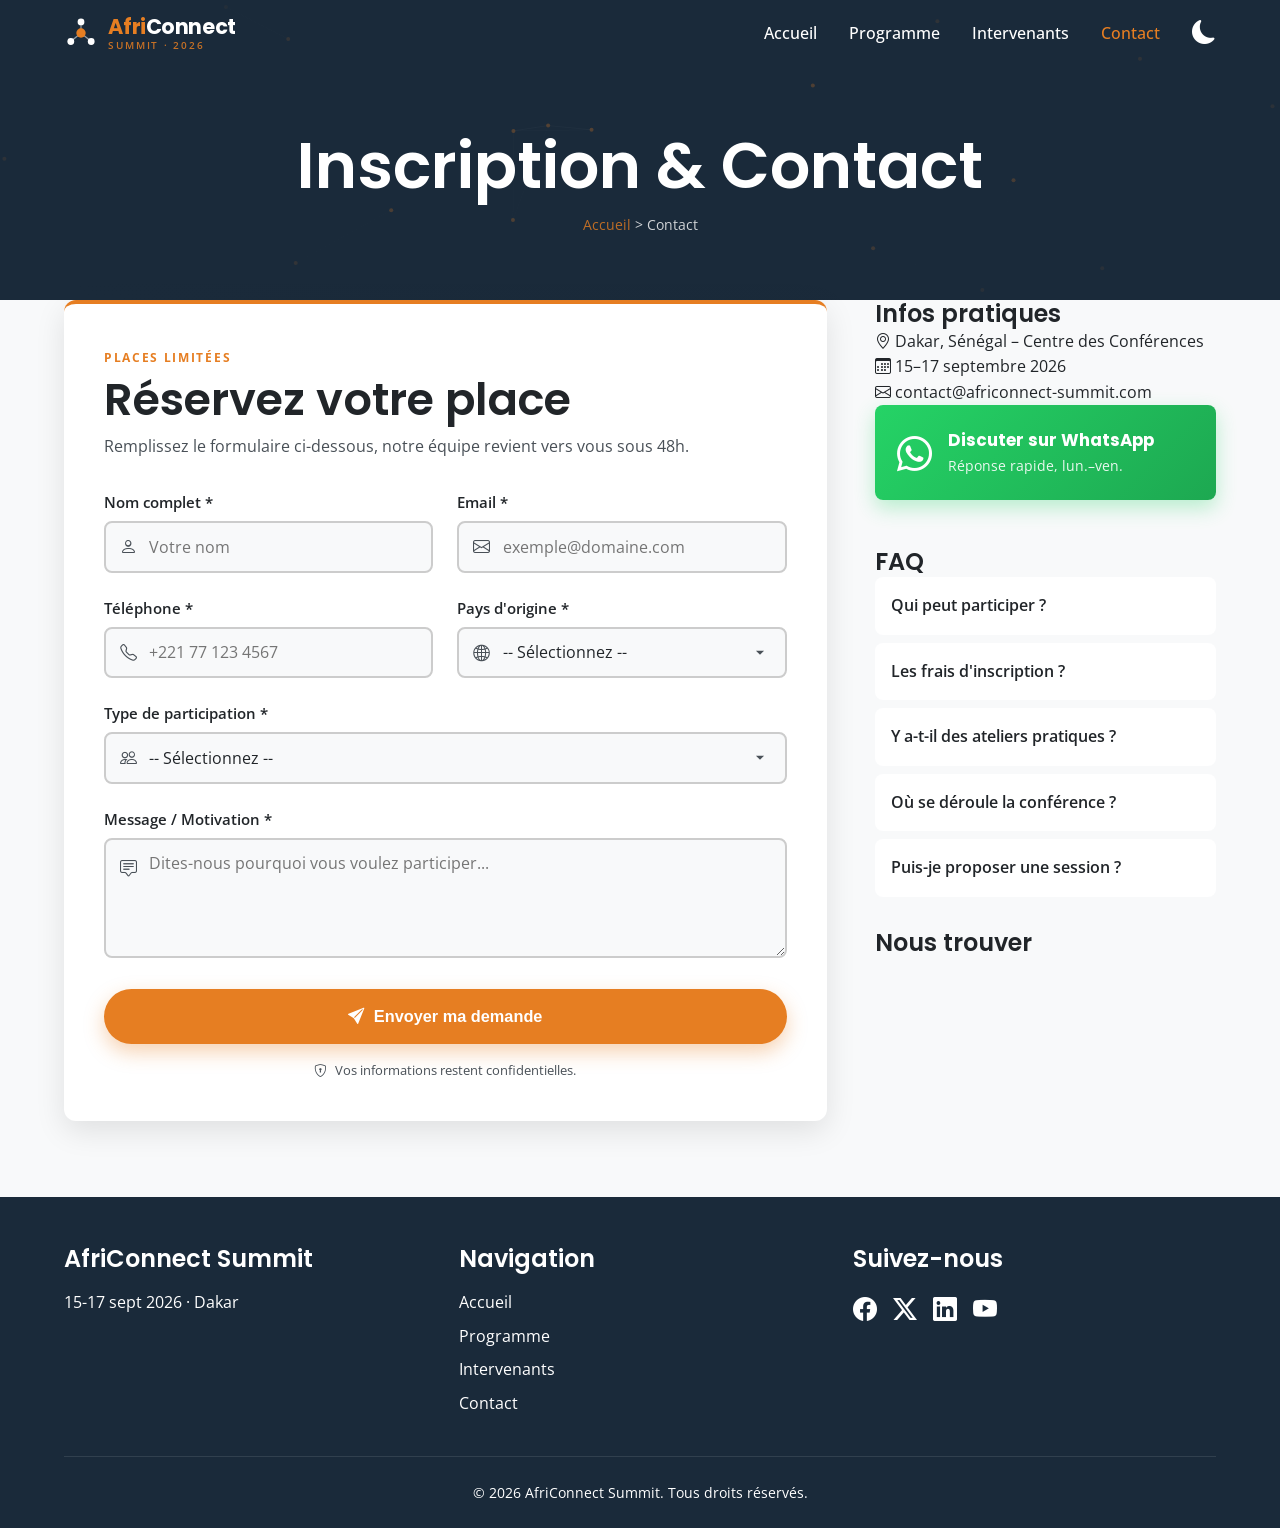
<file: contact.html>
<!DOCTYPE html>
<html lang="fr" class="no-js">
<head>
    <meta charset="UTF-8" />
    <meta name="viewport" content="width=device-width, initial-scale=1.0" />
    <meta name="description" content="Inscrivez-vous à AfriConnect Summit 2026 et contactez l'équipe organisatrice." />
    <title>Contact – AfriConnect Summit 2026</title>
    <link rel="preconnect" href="https://fonts.googleapis.com">
    <link rel="preconnect" href="https://fonts.gstatic.com" crossorigin>
    <link href="https://fonts.googleapis.com/css2?family=Open+Sans&family=Poppins:wght@400;600;700&display=swap" rel="stylesheet">
    <link rel="stylesheet" href="https://cdn.jsdelivr.net/npm/bootstrap-icons@1.11.3/font/bootstrap-icons.min.css">
    <script>document.documentElement.classList.replace('no-js','js');</script>
    <link rel="stylesheet" href="css/style.css">
</head>
<body>

    <!-- ===== NAVBAR ===== -->
    <header class="navbar" id="navbar">
        <div class="container">
            <a href="index.html" class="logo" aria-label="AfriConnect Summit — retour à l'accueil">
                <svg class="logo-mark" viewBox="0 0 40 40" xmlns="http://www.w3.org/2000/svg" aria-hidden="true" focusable="false">
                    <line class="lm-link" x1="20" y1="20" x2="8" y2="30" />
             <line class="lm-link" x1="20" y1="20" x2="32" y2="30" />
                    <line class="lm-link" x1="20" y1="20" x2="20" y2="7" />
             <circle class="lm-node" cx="8" cy="30" r="4" />
                    <circle class="lm-node" cx="32" cy="30" r="4" />
               <circle class="lm-node" cx="20" cy="7" r="4" />
                    <circle class="lm-node lm-hub" cx="20" cy="20" r="5.5" />
                </svg>
                <span class="logo-text">
                <span class="logo-wordmark"><span class="logo-afri">Afri</span>Connect</span>
               <span class="logo-tagline">Summit · 2026</span>
                </span>
            </a>
            <nav aria-label="Navigation principale">
         <ul class="nav-links" id="navLinks">
             <li><a href="index.html">Accueil</a></li>
               <li><a href="programme.html">Programme</a></li>
            <li><a href="intervenants.html">Intervenants</a></li>
            <li><a href="contact.html" class="active" aria-current="page">Contact</a></li>
            <li><button class="theme-toggle" id="themeToggle" aria-label="Basculer le mode sombre"><i class="bi bi-moon-fill"></i></button></li>
                </ul>
                <button class="hamburger" id="hamburger" aria-label="Menu" aria-expanded="false" aria-controls="navLinks"><span></span><span></span><span></span></button>
            </nav>
        </div>
    </header>

    <!-- hero -->
    <section class="page-hero">
        <canvas class="hero-canvas" data-max-particles="35" aria-hidden="true"></canvas>
        <h1>Inscription & Contact</h1>
        <p class="breadcrumb"><a href="index.html">Accueil</a> &gt; Contact</p>
    </section>

    <!-- ===== FORMULAIRE + INFOS ===== -->
    <div class="container">
        <div class="contact-wrapper">
     <!-- Formulaire -->
        <div class="contact-form">
                <span class="form-eyebrow">Places limitées</span>
           <h2>Réservez votre place</h2>
                <p class="form-subtitle">Remplissez le formulaire ci-dessous, notre équipe revient vers vous sous 48h.</p>
         <form id="contactForm" novalidate>
                    <div class="form-row">
                        <div class="form-group">                    <label for="name">Nom complet *</label>
                            <div class="input-wrap">
                                <i class="bi bi-person"></i>                        <input type="text" id="name" placeholder="Votre nom" required>
                            </div>
                            <span class="error-message"></span>
                        </div>
                        <div class="form-group">
                            <label for="email">Email *</label>
                            <div class="input-wrap">                      <i class="bi bi-envelope"></i>
                                <input type="email" id="email" placeholder="exemple@domaine.com" required>
                     </div>
                            <span class="error-message"></span>
               </div>
                    </div>
                   <div class="form-row">
                        <div class="form-group">
                   <label for="phone">Téléphone *</label>
                  <div class="input-wrap">
                                <i class="bi bi-telephone"></i>
                     <input type="tel" id="phone" placeholder="+221 77 123 4567" required>
                            </div>
                   <span class="error-message"></span>
                   </div>
                        <div class="form-group">
                      <label for="country">Pays d'origine *</label>
                            <div class="input-wrap">
                     <i class="bi bi-globe2"></i>
                  <select id="country" required>
                             <option value="">-- Sélectionnez --</option>
                           <option value="SN">Sénégal</option>
                                                   <option value="CI">Côte d'Ivoire</option>
                                    <option value="MA">Maroc</option>
                                    <option value="ML">Mali</option>
                                               <option value="BF">Burkina Faso</option>
                                    <option value="TN">Tunisie</option>
                        <option value="GH">Ghana</option>
                                    <option value="CM">Cameroun</option>
                                    <option value="NG">Nigeria</option>
                                    <option value="ZA">Afrique du Sud</option>
                                </select>
                            </div>
                            <span class="error-message"></span>
                        </div>
                    </div>
                    <div class="form-group">
                        <label for="participantType">Type de participation *</label>
                        <div class="input-wrap">
                            <i class="bi bi-people"></i>
                            <select id="participantType" required>
                                <option value="">-- Sélectionnez --</option>
                                <option value="student">Étudiant</option>
                                <option value="professional">Professionnel</option>
                                <option value="entrepreneur">Entrepreneur</option>
                                <option value="investor">Investisseur</option>
                            </select>
                        </div>
                        <span class="error-message"></span>
                    </div>
                    <div class="form-group">
                        <label for="message">Message / Motivation *</label>
                        <div class="input-wrap has-textarea">
                            <i class="bi bi-chat-square-text"></i>
                            <textarea id="message" placeholder="Dites-nous pourquoi vous voulez participer..." required></textarea>
                        </div>
                        <span class="error-message"></span>
                    </div>
                    <button type="submit" class="btn btn-primary"><i class="bi bi-send-fill"></i> Envoyer ma demande</button>
                    <p class="form-note"><i class="bi bi-shield-lock"></i> Vos informations restent confidentielles.</p>
                </form>
            </div>

            <!-- Infos et FAQ -->
            <div class="contact-info">
                <h3>Infos pratiques</h3>
                <p><i class="bi bi-geo-alt"></i> Dakar, Sénégal – Centre des Conférences</p>
                <p><i class="bi bi-calendar3"></i> 15–17 septembre 2026</p>
                <p><i class="bi bi-envelope"></i> contact@africonnect-summit.com</p>

                <a class="whatsapp-card" href="https://wa.me/221771234567?text=Bonjour%2C%20je%20souhaite%20des%20informations%20sur%20AfriConnect%20Summit%202026" target="_blank" rel="noopener">
                    <i class="bi bi-whatsapp"></i>
                    <span class="whatsapp-text">
                        <strong>Discuter sur WhatsApp</strong>
                        <span>Réponse rapide, lun.–ven.</span>
                    </span>
                </a>

                <!-- Accordéon FAQ (CSS pur) -->
                <div class="faq">
                    <h3>FAQ</h3>
                    <div class="faq-item">
                        <input type="checkbox" id="faq1">
                        <label for="faq1">Qui peut participer ?</label>
                        <div class="faq-answer">L'événement est ouvert à tous : étudiants, professionnels, entrepreneurs, investisseurs.</div>
                    </div>
                    <div class="faq-item">
                        <input type="checkbox" id="faq2">
                        <label for="faq2">Les frais d'inscription ?</label>
                        <div class="faq-answer">L'inscription est gratuite pour les étudiants, et à partir de 50€ pour les professionnels.</div>
                    </div>
                    <div class="faq-item">
                        <input type="checkbox" id="faq3">
                        <label for="faq3">Y a-t-il des ateliers pratiques ?</label>
                        <div class="faq-answer">Oui, de nombreux ateliers sont prévus chaque jour (voir le programme).</div>
                    </div>
                    <div class="faq-item">
                        <input type="checkbox" id="faq4">
                        <label for="faq4">Où se déroule la conférence ?</label>
                        <div class="faq-answer">Au Centre des Conférences de Dakar, Sénégal.</div>
                    </div>
                    <div class="faq-item">
                        <input type="checkbox" id="faq5">
                        <label for="faq5">Puis-je proposer une session ?</label>
                        <div class="faq-answer">Les propositions sont closes pour 2026, mais vous pouvez nous contacter pour 2027.</div>
                    </div>
                </div>

                <!-- Google Maps iframe -->
                <div style="margin-top: 2rem;">
                    <h3>Nous trouver</h3>
                    <iframe src="https://www.google.com/maps/embed?pb=!1m18!1m12!1m3!1d3860.881044819978!2d-17.451722525261417!3d14.693532975438367!2m3!1f0!2f0!3f0!3m2!1i1024!2i768!4f13.1!3m3!1m2!1s0xec1730ffc2dbd3b%3A0x4d6b1a0f5c0b4e8a!2sDakar!5e0!3m2!1sfr!2ssn!4v1710000000000" width="100%" height="200" style="border:0; border-radius:8px;" allowfullscreen="" loading="lazy"></iframe>
                </div>
            </div>
        </div>
    </div>

    <!-- ===== FOOTER ===== -->
    <footer>
        <div class="container">
            <div class="footer-grid">
                <div class="footer-col"><h3>AfriConnect Summit</h3><p>15-17 sept 2026 · Dakar</p></div>
                <div class="footer-col"><h3>Navigation</h3><ul><li><a href="index.html">Accueil</a></li><li><a href="programme.html">Programme</a></li><li><a href="intervenants.html">Intervenants</a></li><li><a href="contact.html">Contact</a></li></ul></div>
                <div class="footer-col"><h3>Suivez-nous</h3><div class="social-icons"><a href="#"><i class="bi bi-facebook"></i></a><a href="#"><i class="bi bi-twitter-x"></i></a><a href="#"><i class="bi bi-linkedin"></i></a><a href="#"><i class="bi bi-youtube"></i></a></div></div>
            </div>
            <div class="footer-bottom"><p>&copy; <span class="current-year">2026</span> AfriConnect Summit. Tous droits réservés.</p></div>
        </div>
    </footer>

    <button class="back-to-top" id="backToTop" aria-label="Retour en haut"><i class="bi bi-chevron-up"></i></button>

    <script src="js/main.js"></script>
</body>
</html>
</file>
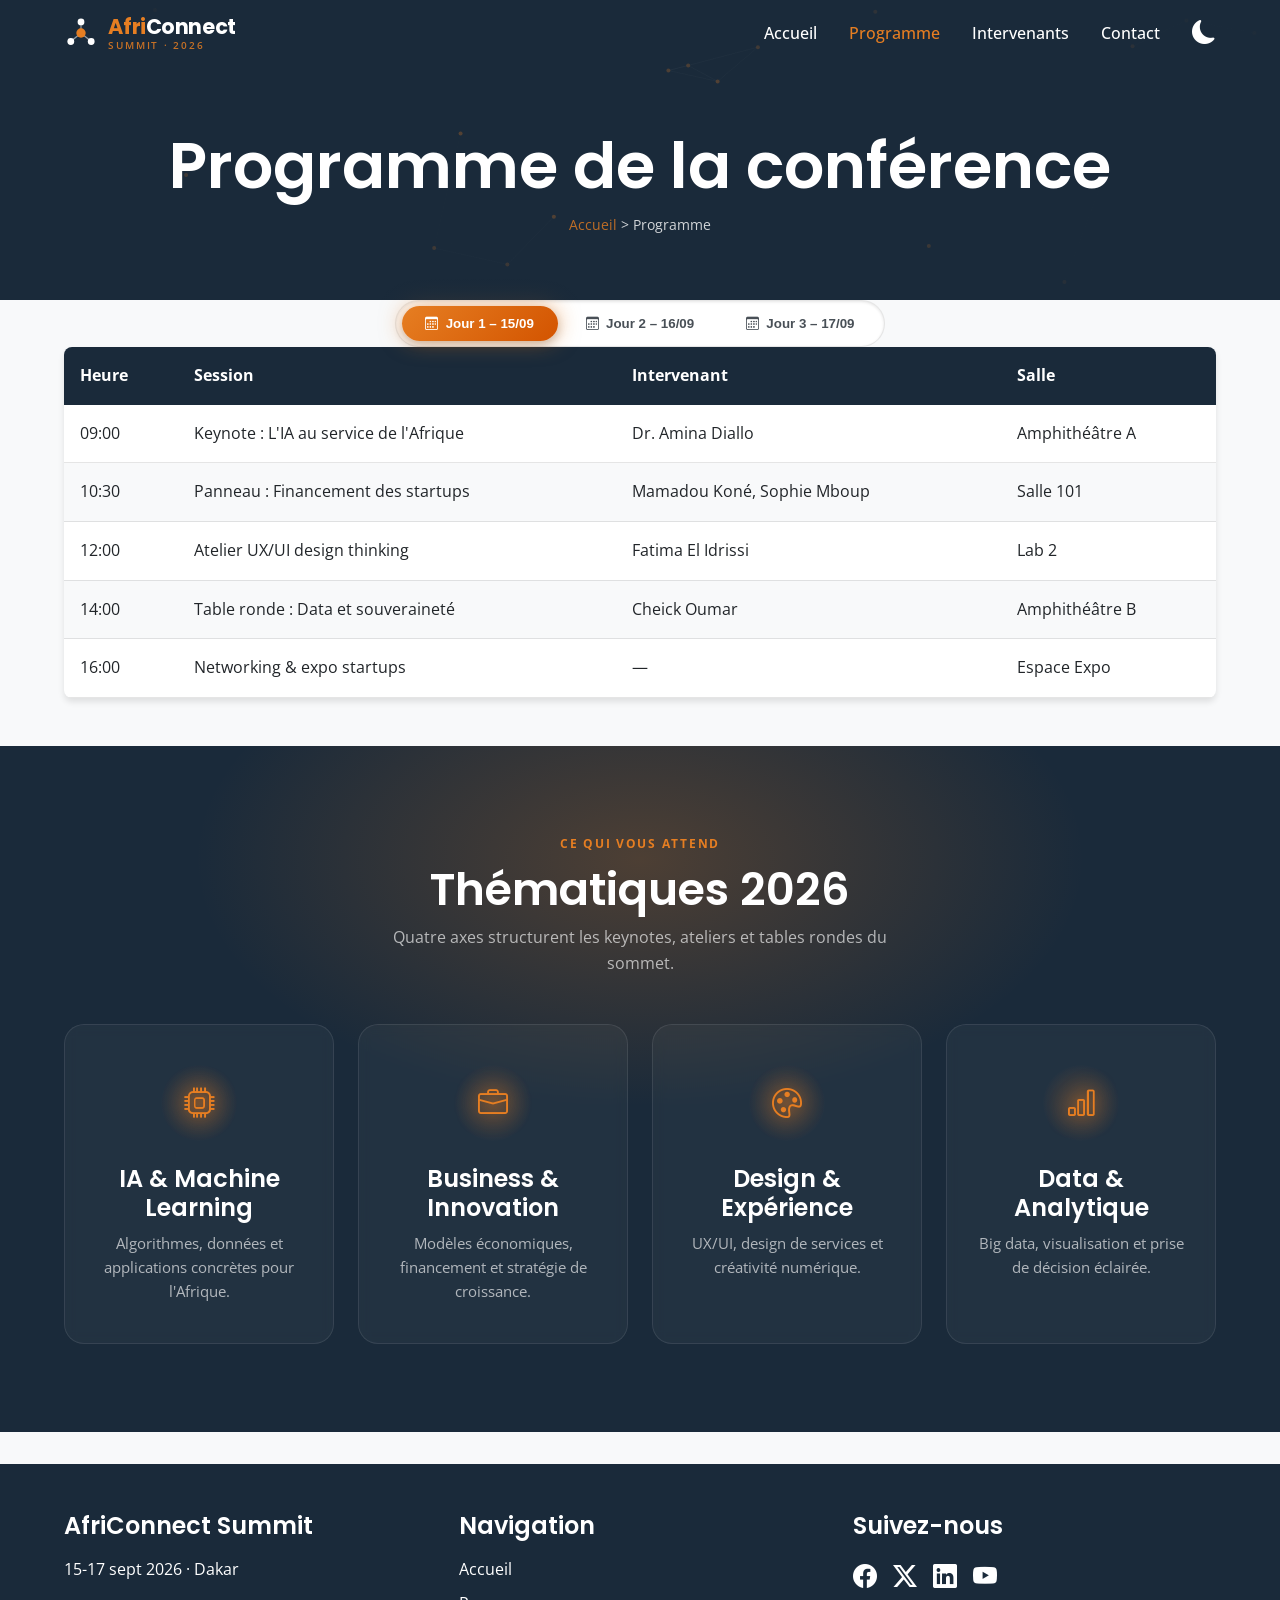
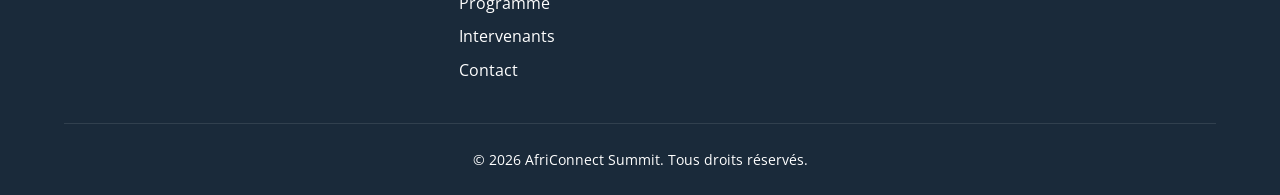
<file: programme.html>
<!DOCTYPE html>
<html lang="fr" class="no-js">
<head>
    <meta charset="UTF-8" />
    <meta name="viewport" content="width=device-width, initial-scale=1.0" />
    <meta name="description" content="Découvrez le programme complet d'AfriConnect Summit 2026, sur 3 jours à Dakar." />
    <title>Programme – AfriConnect Summit 2026</title>
    <link rel="preconnect" href="https://fonts.googleapis.com">
    <link rel="preconnect" href="https://fonts.gstatic.com" crossorigin>
    <link href="https://fonts.googleapis.com/css2?family=Open+Sans&family=Poppins:wght@400;600;700&display=swap" rel="stylesheet">
    <link rel="stylesheet" href="https://cdn.jsdelivr.net/npm/bootstrap-icons@1.11.3/font/bootstrap-icons.min.css">
    <script>document.documentElement.classList.replace('no-js','js');</script>
    <link rel="stylesheet" href="css/style.css">
</head>
<body>

    <!-- ===== NAVBAR ===== -->
    <header class="navbar" id="navbar">
        <div class="container">
            <a href="index.html" class="logo" aria-label="AfriConnect Summit — retour à l'accueil">
                <svg class="logo-mark" viewBox="0 0 40 40" xmlns="http://www.w3.org/2000/svg" aria-hidden="true" focusable="false">
                 
                    <line class="lm-link" x1="20" y1="20" x2="8" y2="30" />
                  
                    <line class="lm-link" x1="20" y1="20" x2="32" y2="30" />
                 
                    <line class="lm-link" x1="20" y1="20" x2="20" y2="7" />
                    <circle class="lm-node" cx="8" cy="30" r="4" />
                
                
                
                
                
                    <circle class="lm-node" cx="32" cy="30" r="4" />
                    <circle class="lm-node" cx="20" cy="7" r="4" />
                    <circle class="lm-node lm-hub" cx="20" cy="20" r="5.5" />
                </svg>
                <span class="logo-text">
                    <span class="logo-wordmark"><span class="logo-afri">Afri</span>Connect</span>
                    <span class="logo-tagline">Summit · 2026</span>
                </span>
            </a>
            <nav aria-label="Navigation principale">
                <ul class="nav-links" id="navLinks">
                    <li><a href="index.html">Accueil</a></li>
                    <li><a href="programme.html" class="active" aria-current="page">Programme</a></li>
                    <li><a href="intervenants.html">Intervenants</a></li>
                    <li><a href="contact.html">Contact</a></li>
                    <li><button class="theme-toggle" id="themeToggle" aria-label="Basculer le mode sombre"><i class="bi bi-moon-fill"></i></button></li>
                </ul>
                <button class="hamburger" id="hamburger" aria-label="Menu" aria-expanded="false" aria-controls="navLinks"><span></span><span></span><span></span></button>
            </nav>
        </div>
    </header>

    
    
    
    
    <!-- ===== HERO INTERNE ===== -->
    <section class="page-hero">
        <canvas class="hero-canvas" data-max-particles="35" aria-hidden="true"></canvas>
        <h1>Programme de la conférence</h1>
        <p class="breadcrumb"><a href="index.html">Accueil</a> &gt; Programme</p>
    </section>

  
  
  
  
  
  
    <!-- ===== ONGLETS ===== -->
    <div class="container">
        <div class="tabs segmented" id="dayTabs">
            <span class="segmented-glow" aria-hidden="true"></span>
            <button class="tab-btn active" data-tab="day1"><i class="bi bi-calendar3"></i> Jour 1 – 15/09</button>
            <button class="tab-btn" data-tab="day2"><i class="bi bi-calendar3"></i> Jour 2 – 16/09</button>
            <button class="tab-btn" data-tab="day3"><i class="bi bi-calendar3"></i> Jour 3 – 17/09</button>
        </div>

       
       
       
       
       
        <!-- Jour 1 -->
        <div id="day1" class="tab-content active">
            <table class="schedule-table">
                <thead><tr><th>Heure</th><th>Session</th><th>Intervenant</th><th>Salle</th></tr></thead>
                <tbody>
                    <tr><td>09:00</td><td>Keynote : L'IA au service de l'Afrique</td><td>Dr. Amina Diallo</td><td>Amphithéâtre A</td></tr>
          <tr><td>10:30</td><td>Panneau : Financement des startups</td><td>Mamadou Koné, Sophie Mboup</td><td>Salle 101</td></tr>
         <tr><td>12:00</td><td>Atelier UX/UI design thinking</td><td>Fatima El Idrissi</td><td>Lab 2</td></tr>
          <tr><td>14:00</td><td>Table ronde : Data et souveraineté</td><td>Cheick Oumar</td><td>Amphithéâtre B</td></tr>
         <tr><td>16:00</td><td>Networking & expo startups</td><td>—</td><td>Espace Expo</td></tr>
                </tbody>
            </table>
        </div>

        <!-- Jour 2 -->
        <div id="day2" class="tab-content">
            <table class="schedule-table">
                <thead><tr><th>Heure</th><th>Session</th><th>Intervenant</th><th>Salle</th></tr></thead>
                <tbody>
      <tr><td>09:00</td><td>Keynote : Blockchain et confiance numérique</td><td>Pr. Issa Traoré</td><td>Amphithéâtre A</td></tr>
             <tr><td>10:30</td><td>Panneau : EdTech en Afrique</td><td>Mariam Diallo, Jean-Claude</td><td>Salle 102</td></tr>
     <tr><td>14:00</td><td>Table ronde : Cyber sécurité</td><td>Nadia Benali</td><td>Salle 103</td></tr>
        <tr><td>16:00</td><td>Pitch de startups</td><td>—</td><td>Amphithéâtre B</td></tr>
       </tbody>
    </table>
     </div>

        <!-- Jour 3 -->
        <div id="day3" class="tab-content">
            <table class="schedule-table">
                <thead><tr><th>Heure</th><th>Session</th><th>Intervenant</th><th>Salle</th></tr></thead>
                <tbody>
        <tr><td>09:00</td><td>Keynote : L'entrepreneuriat tech durable</td><td>Mamadou Koné</td><td>Amphithéâtre A</td></tr>
                    <tr><td>10:30</td><td>Panneau : Femmes dans la tech</td><td>Fatima, Amina, Sophie</td><td>Salle 201</td></tr>
         <tr><td>12:00</td><td>Atelier : Low-code / No-code</td><td>Cheick Oumar</td><td>Lab 2</td></tr>
          <tr><td>14:00</td><td>Clôture : Discours et perspectives</td><td>Comité d'organisation</td><td>Amphithéâtre A</td></tr>
           <tr><td>16:00</td><td>Remise des prix et cocktail</td><td>—</td><td>Espace Expo</td></tr>
                </tbody>
          
            </table>
        </div>
    </div>

   
   
   
    <!-- ===== THÉMATIQUES ===== -->
    <section class="themes-section">
        <div class="container">
            <span class="section-eyebrow">Ce qui vous attend</span>
      
          <h2 class="section-title">Thématiques 2026</h2>
            <p class="section-subtitle">Quatre axes structurent les keynotes, ateliers et tables rondes du sommet.</p>
      <div class="themes-grid">
                <div class="theme-item fade-in">
              <div class="theme-icon"><i class="bi bi-cpu"></i></div>
           <h3>IA & Machine Learning</h3>
          <p>Algorithmes, données et applications concrètes pour l'Afrique.</p>
                </div>
                <div class="theme-item fade-in">
         <div class="theme-icon"><i class="bi bi-briefcase"></i></div>
          <h3>Business & Innovation</h3>
             <p>Modèles économiques, financement et stratégie de croissance.</p>
                </div>
                <div class="theme-item fade-in">
        <div class="theme-icon"><i class="bi bi-palette"></i></div>
          <h3>Design & Expérience</h3>
        <p>UX/UI, design de services et créativité numérique.</p>
                </div>
                <div class="theme-item fade-in">
      <div class="theme-icon"><i class="bi bi-bar-chart"></i></div>
        <h3>Data & Analytique</h3>
        <p>Big data, visualisation et prise de décision éclairée.</p>
       </div>
      </div>
        </div>
    </section>

   
   
   
   
   
   
    <!-- ===== FOOTER ===== -->
    <footer>
        <div class="container">
            <div class="footer-grid">
       <div class="footer-col"><h3>AfriConnect Summit</h3><p>15-17 sept 2026 · Dakar</p></div>
       <div class="footer-col"><h3>Navigation</h3><ul><li><a href="index.html">Accueil</a></li><li><a href="programme.html">Programme</a></li><li><a href="intervenants.html">Intervenants</a></li><li><a href="contact.html">Contact</a></li></ul></div>
        <div class="footer-col"><h3>Suivez-nous</h3><div class="social-icons"><a href="#"><i class="bi bi-facebook"></i></a><a href="#"><i class="bi bi-twitter-x"></i></a><a href="#"><i class="bi bi-linkedin"></i></a><a href="#"><i class="bi bi-youtube"></i></a></div></div>
        </div>
    <div class="footer-bottom"><p>&copy; <span class="current-year">2026</span> AfriConnect Summit. Tous droits réservés.</p></div>
     </div>
    </footer>

    <button class="back-to-top" id="backToTop" aria-label="Retour en haut"><i class="bi bi-chevron-up"></i></button>

    <script src="js/main.js"></script>
</body>
</html>
</file>
<file: css/style.css>
/* ===== RESET & VARIABLES ===== */
:root {
    /* Couleurs claires (par défaut) */
    --bg-primary: #f8f9fa;
    --bg-secondary: #ffffff;
    --bg-hero: #1a2a3a;
    --text-primary: #212529;
    --text-secondary: #495057;
    --text-light: #ffffff;
    --accent: #e67e22;
    --accent-hover: #d35400;
    --shadow: rgba(0,0,0,0.1);
    --border-radius: 8px;
    --transition: 0.3s ease;
    --font-title: 'Poppins', sans-serif;
    --font-body: 'Open Sans', sans-serif;
    --spacing: 2rem;
    --max-width: 1200px;
}

[data-theme="dark"] {
    --bg-primary: #121212;
    --bg-secondary: #1e1e1e;
    --bg-hero: #0a0a0a;
    --text-primary: #e9ecef;
    --text-secondary: #adb5bd;
    --text-light: #f8f9fa;
    --accent: #f39c12;
    --accent-hover: #e67e22;
    --shadow: rgba(255,255,255,0.05);
}

/* ===== BASE ===== */
* {
    margin: 0;
    padding: 0;
    box-sizing: border-box;
}

html {
    scroll-behavior: smooth;
}

body {
    font-family: var(--font-body);
    background-color: var(--bg-primary);
    color: var(--text-primary);
    line-height: 1.6;
    transition: background-color var(--transition), color var(--transition);
}

a {
    text-decoration: none;
    color: inherit;
}

img {
    max-width: 100%;
    height: auto;
    display: block;
}

ul {
    list-style: none;
}

/* ===== TYPOGRAPHIE ===== */
h1, h2, h3, h4 {
    font-family: var(--font-title);
    font-weight: 600;
    line-height: 1.2;
}

h1 { font-size: clamp(2.5rem, 8vw, 4rem); }
h2 { font-size: clamp(2rem, 5vw, 2.8rem); margin-bottom: 1rem; }
h3 { font-size: 1.5rem; }

/* ===== CONTAINER ===== */
.container {
    max-width: var(--max-width);
    margin: 0 auto;
    padding: 0 1.5rem;
}

/* ===== NAVBAR ===== */
.navbar {
    position: fixed;
    top: 0;
    left: 0;
    width: 100%;
    z-index: 1000;
    background: transparent;
    padding: 1rem 0;
    transition: background var(--transition), box-shadow var(--transition);
}

.navbar.scrolled {
    background: var(--bg-secondary);
    box-shadow: 0 2px 10px var(--shadow);
}

.navbar .container {
    display: flex;
    justify-content: space-between;
    align-items: center;
}

/* ===== LOGO ===== */
/* Le logo combine un pictogramme "réseau" (trois nœuds reliés à un
   nœud central) et un mot-symbole à deux tons : "Afri" en couleur
   accent, "Connect" dans la couleur de texte du header. Le pictogramme
   utilise currentColor pour suivre automatiquement le changement de
   couleur au scroll et en mode sombre. */
.logo {
    display: flex;
    align-items: center;
    gap: 0.65rem;
    color: var(--text-light);
    transition: color var(--transition);
}

.navbar.scrolled .logo {
    color: var(--text-primary);
}

.logo-mark {
    flex-shrink: 0;
    width: 34px;
    height: 34px;
    overflow: visible;
}

.logo-mark .lm-link {
    stroke: currentColor;
    stroke-width: 1.4;
    opacity: 0.55;
    transition: opacity var(--transition), stroke-dashoffset 0.6s ease;
    stroke-dasharray: 40;
    stroke-dashoffset: 0;
}

.logo-mark .lm-node {
    fill: currentColor;
    transition: transform var(--transition), fill var(--transition);
    transform-origin: center;
    transform-box: fill-box;
}

.logo-mark .lm-hub {
    fill: var(--accent);
}

.logo:hover .logo-mark .lm-link {
    opacity: 1;
    stroke-dashoffset: 40;
}

.logo:hover .logo-mark .lm-hub {
    transform: scale(1.18);
}

.logo:hover .logo-mark .lm-node {
    transform: scale(1.1);
}

.logo-text {
    display: flex;
    flex-direction: column;
    line-height: 1.05;
}

.logo-wordmark {
    font-family: var(--font-title);
    font-weight: 700;
    font-size: 1.3rem;
    letter-spacing: -0.02em;
    white-space: nowrap;
}

.logo-wordmark .logo-afri {
    color: var(--accent);
}

.logo-tagline {
    font-family: var(--font-body);
    font-size: 0.62rem;
    font-weight: 600;
    letter-spacing: 0.18em;
    text-transform: uppercase;
    color: var(--accent);
    opacity: 0.85;
    margin-top: 0.15rem;
}

.nav-links {
    display: flex;
    gap: 2rem;
    align-items: center;
}

.nav-links a {
    color: var(--text-light);
    font-weight: 500;
    transition: color var(--transition);
}

.navbar.scrolled .nav-links a {
    color: var(--text-primary);
}

.nav-links a:hover,
.nav-links a.active {
    color: var(--accent);
}

.theme-toggle {
    background: none;
    border: none;
    color: var(--text-light);
    font-size: 1.5rem;
    cursor: pointer;
    transition: color var(--transition);
}

.navbar.scrolled .theme-toggle {
    color: var(--text-primary);
}

.theme-toggle:hover {
    color: var(--accent);
}

/* Hamburger */
.hamburger {
    display: none;
    flex-direction: column;
    gap: 5px;
    background: none;
    border: none;
    cursor: pointer;
    padding: 5px;
}

.hamburger span {
    display: block;
    width: 25px;
    height: 3px;
    background: var(--text-light);
    border-radius: 2px;
    transition: var(--transition);
}

.navbar.scrolled .hamburger span {
    background: var(--text-primary);
}

/* ===== HERO ===== */
.hero {
    min-height: 100vh;
    display: flex;
    align-items: center;
    justify-content: center;
    text-align: center;
    background: var(--bg-hero);
    color: var(--text-light);
    padding: 6rem 1.5rem 3rem;
    position: relative;
    overflow: hidden;
}

.hero-canvas {
    position: absolute;
    inset: 0;
    width: 100%;
    height: 100%;
    z-index: 0;
    opacity: 0.55;
}

.hero::after {
    content: '';
    position: absolute;
    inset: 0;
    z-index: 1;
    background: radial-gradient(ellipse at center, transparent 35%, var(--bg-hero) 92%);
    pointer-events: none;
}

.hero-content {
    max-width: 800px;
    animation: fadeUp 1s ease-out;
    position: relative;
    z-index: 2;
}

.hero-eyebrow {
    display: inline-flex;
    align-items: center;
    gap: 0.5rem;
    padding: 0.5rem 1.1rem;
    border: 1px solid color-mix(in srgb, var(--accent) 45%, transparent);
    background: color-mix(in srgb, var(--accent) 12%, transparent);
    backdrop-filter: blur(6px);
    border-radius: 50px;
    font-size: 0.8rem;
    font-weight: 600;
    letter-spacing: 0.06em;
    color: var(--accent);
    margin-bottom: 1.5rem;
}

.hero h1 {
    margin-bottom: 1rem;
}

.hero .accent-word {
    color: var(--accent);
    text-decoration: underline;
    text-decoration-style: wavy;
    text-decoration-thickness: 3px;
    text-underline-offset: 10px;
}

.hero p {
    font-size: 1.2rem;
    margin-bottom: 2rem;
    opacity: 0.9;
}

.typewriter-word {
    color: var(--accent);
    font-weight: 700;
    border-right: 2px solid var(--accent);
    padding-right: 3px;
    animation: caretBlink 0.8s steps(1) infinite;
}

.cta-buttons {
    display: flex;
    gap: 1rem;
    justify-content: center;
    flex-wrap: wrap;
}

.btn {
    display: inline-block;
    padding: 0.75rem 2rem;
    border-radius: 50px;
    font-weight: 600;
    transition: all var(--transition);
    border: 2px solid transparent;
    cursor: pointer;
}

.btn-primary {
    background: var(--accent);
    color: #fff;
}

.btn-primary:hover {
    background: var(--accent-hover);
    transform: scale(1.05);
}

.btn-outline {
    background: transparent;
    border-color: var(--text-light);
    color: var(--text-light);
}

.btn-outline:hover {
    background: var(--text-light);
    color: var(--bg-hero);
    transform: scale(1.05);
}

/* Countdown */
.countdown {
    display: flex;
    justify-content: center;
    gap: 2rem;
    margin: 2rem 0;
    flex-wrap: wrap;
}

.countdown-item {
    background: rgba(255,255,255,0.08);
    border: 1px solid rgba(255,255,255,0.14);
    backdrop-filter: blur(8px);
    padding: 0.5rem 1.2rem;
    border-radius: var(--border-radius);
    min-width: 70px;
}

.countdown-item span {
    font-size: 2.5rem;
    font-weight: 700;
    display: block;
}

.countdown-item small {
    font-size: 0.8rem;
    text-transform: uppercase;
    opacity: 0.7;
}

/* ===== SECTIONS ===== */
section {
    padding: 4rem 0;
}

.section-title {
    text-align: center;
    margin-bottom: 3rem;
}

/* Chiffres clés */
.stats-grid {
    display: grid;
    grid-template-columns: repeat(4, 1fr);
    gap: 2rem;
    text-align: center;
}

.stat-item {
    background: var(--bg-secondary);
    padding: 2rem 1rem;
    border-radius: var(--border-radius);
    box-shadow: 0 4px 6px var(--shadow);
    transition: transform var(--transition);
}

.stat-item:hover {
    transform: translateY(-5px);
}

.stat-number {
    font-size: 3rem;
    font-weight: 700;
    color: var(--accent);
    display: block;
}

.stat-label {
    font-size: 1.1rem;
    margin-top: 0.5rem;
}

/* Pourquoi participer */
.reasons {
    display: flex;
    gap: 2rem;
    flex-wrap: wrap;
    justify-content: center;
}

.reason {
    flex: 1 1 250px;
    background: var(--bg-secondary);
    padding: 2rem;
    border-radius: var(--border-radius);
    text-align: center;
    box-shadow: 0 4px 6px var(--shadow);
    transition: transform var(--transition), box-shadow var(--transition);
}

.reason:hover {
    transform: translateY(-8px);
    box-shadow: 0 10px 20px var(--shadow);
}

.reason i {
    font-size: 3rem;
    color: var(--accent);
    margin-bottom: 1rem;
}

/* Intervenants vedettes */
.speakers-grid {
    display: grid;
    grid-template-columns: repeat(4, 1fr);
    gap: 2rem;
}

.speaker-card {
    background: var(--bg-secondary);
    border-radius: var(--border-radius);
    overflow: hidden;
    box-shadow: 0 4px 6px var(--shadow);
    transition: transform var(--transition), box-shadow var(--transition);
    text-align: center;
}

.speaker-card:hover {
    transform: translateY(-10px);
    box-shadow: 0 12px 24px var(--shadow);
}

.speaker-card img {
    width: 100%;
    height: 250px;
    object-fit: cover;
}

.speaker-card h3 {
    margin: 0.5rem 0 0.2rem;
}

.speaker-card p {
    color: var(--text-secondary);
    padding: 0 1rem 1rem;
}

.speaker-card .btn {
    margin-bottom: 1rem;
}

/* Sponsors */
.sponsors {
    display: flex;
    justify-content: center;
    align-items: center;
    gap: 3rem;
    flex-wrap: wrap;
}

.sponsor {
    text-align: center;
}

.sponsor img {
    max-height: 80px;
    object-fit: contain;
    filter: grayscale(0.5);
    transition: filter var(--transition);
}

.sponsor:hover img {
    filter: grayscale(0);
}

.sponsor.gold img { max-height: 100px; }
.sponsor.silver img { max-height: 80px; }
.sponsor.bronze img { max-height: 60px; }

/* ===== FOOTER ===== */
footer {
    background: var(--bg-hero);
    color: var(--text-light);
    padding: 3rem 0 1.5rem;
    margin-top: 2rem;
}

.footer-grid {
    display: flex;
    flex-wrap: wrap;
    gap: 2rem;
    justify-content: space-between;
    margin-bottom: 2rem;
}

.footer-col {
    flex: 1 1 200px;
}

.footer-col h3 {
    margin-bottom: 1rem;
}

.footer-col ul li {
    margin-bottom: 0.5rem;
}

.footer-col a:hover {
    color: var(--accent);
}

.social-icons {
    display: flex;
    gap: 1rem;
    font-size: 1.5rem;
}

.footer-bottom {
    text-align: center;
    border-top: 1px solid rgba(255,255,255,0.1);
    padding-top: 1.5rem;
    font-size: 0.9rem;
}

.back-to-top {
    position: fixed;
    bottom: 2rem;
    right: 2rem;
    background: var(--accent);
    color: #fff;
    border: none;
    border-radius: 50%;
    width: 50px;
    height: 50px;
    font-size: 1.5rem;
    cursor: pointer;
    box-shadow: 0 4px 10px var(--shadow);
    transition: all var(--transition);
    opacity: 0;
    visibility: hidden;
    z-index: 999;
}

.back-to-top.visible {
    opacity: 1;
    visibility: visible;
}

.back-to-top:hover {
    background: var(--accent-hover);
    transform: scale(1.1);
}

.scroll-cue {
    position: absolute;
    bottom: 1.75rem;
    left: 50%;
    transform: translateX(-50%);
    z-index: 2;
    color: var(--text-light);
    opacity: 0.7;
    font-size: 1.4rem;
    animation: scrollBounce 2s ease-in-out infinite;
}

.scroll-cue:hover {
    opacity: 1;
}

@keyframes scrollBounce {
    0%, 100% { transform: translate(-50%, 0); }
    50% { transform: translate(-50%, 8px); }
}

@keyframes caretBlink {
    0%, 50% { border-color: var(--accent); }
    51%, 100% { border-color: transparent; }
}

@media (prefers-reduced-motion: reduce) {
    .scroll-cue,
    .typewriter-word {
        animation: none;
    }
}

/* ===== PAGE INTERNE HERO ===== */
.page-hero {
    background: var(--bg-hero);
    color: var(--text-light);
    padding: 8rem 0 4rem;
    text-align: center;
    position: relative;
    overflow: hidden;
}

.page-hero .hero-canvas {
    position: absolute;
    inset: 0;
    width: 100%;
    height: 100%;
    z-index: 0;
    opacity: 0.4;
}

.page-hero::after {
    content: '';
    position: absolute;
    inset: 0;
    z-index: 1;
    background: radial-gradient(ellipse at center, transparent 30%, var(--bg-hero) 92%);
    pointer-events: none;
}

.page-hero h1,
.page-hero .breadcrumb {
    position: relative;
    z-index: 2;
}

.breadcrumb {
    margin-top: 0.5rem;
    font-size: 0.9rem;
    opacity: 0.8;
}

.breadcrumb a {
    color: var(--accent);
}

/* ===== PROGRAMME ===== */
.tabs {
    margin: 2rem 0;
}

/* ===== SEGMENTED CONTROL (onglets Programme + filtres Intervenants) ===== */
.segmented {
    position: relative;
    display: flex;
    width: fit-content;
    margin: 0 auto;
    flex-wrap: wrap;
    gap: 0.25rem;
    padding: 0.35rem;
    background: var(--bg-secondary);
    border: 1px solid var(--shadow);
    border-radius: 50px;
    box-shadow: inset 0 1px 3px var(--shadow);
}

.segmented-glow {
    position: absolute;
    top: 0.35rem;
    left: 0;
    height: calc(100% - 0.7rem);
    width: 0;
    border-radius: 50px;
    background: linear-gradient(135deg, var(--accent), var(--accent-hover));
    box-shadow: 0 0 22px color-mix(in srgb, var(--accent) 55%, transparent), 0 4px 10px rgba(0,0,0,0.2);
    transition: transform 0.4s cubic-bezier(0.65, 0, 0.35, 1), width 0.4s cubic-bezier(0.65, 0, 0.35, 1);
    z-index: 0;
}

.tab-btn,
.filter-btn {
    position: relative;
    z-index: 1;
    padding: 0.6rem 1.5rem;
    border: none;
    background: transparent;
    color: var(--text-secondary);
    border-radius: 50px;
    font-weight: 600;
    cursor: pointer;
    transition: color var(--transition);
    display: inline-flex;
    align-items: center;
    gap: 0.45rem;
}

.tab-btn.active,
.filter-btn.active {
    color: #fff;
}

.tab-btn:hover,
.filter-btn:hover {
    color: var(--accent);
}

.tab-btn.active:hover,
.filter-btn.active:hover {
    color: #fff;
}

.tab-content {
    display: none;
    animation: fadeUp 0.5s ease;
}

.tab-content.active {
    display: block;
}

.schedule-table {
    width: 100%;
    border-collapse: collapse;
    background: var(--bg-secondary);
    border-radius: var(--border-radius);
    overflow: hidden;
    box-shadow: 0 4px 6px var(--shadow);
}

.schedule-table th {
    background: var(--bg-hero);
    color: var(--text-light);
    padding: 1rem;
    text-align: left;
}

.schedule-table td {
    padding: 1rem;
    border-bottom: 1px solid var(--shadow);
}

.schedule-table tr:nth-child(even) {
    background: var(--bg-primary);
}

.schedule-table tr:hover {
    background: var(--accent);
    color: #fff;
}

/* Thématiques — bandeau plein écran façon "feature band" (Apple/Tesla) */
.themes-section {
    background: var(--bg-hero);
    color: var(--text-light);
    padding: 5.5rem 0;
    margin-top: 3rem;
    position: relative;
    overflow: hidden;
}

.themes-section::before {
    content: '';
    position: absolute;
    top: -20%;
    left: 50%;
    transform: translateX(-50%);
    width: 900px;
    height: 500px;
    background: radial-gradient(ellipse, color-mix(in srgb, var(--accent) 25%, transparent) 0%, transparent 70%);
    pointer-events: none;
}

.themes-section .section-title,
.section-eyebrow,
.section-subtitle {
    position: relative;
}

.themes-section .section-title { color: var(--text-light); margin-bottom: 0.5rem; }

.section-eyebrow {
    display: block;
    text-align: center;
    font-size: 0.78rem;
    font-weight: 700;
    letter-spacing: 0.14em;
    text-transform: uppercase;
    color: var(--accent);
    margin-bottom: 0.6rem;
}

.section-subtitle {
    text-align: center;
    color: rgba(255,255,255,0.65);
    max-width: 560px;
    margin: 0 auto 3rem;
}

.themes-grid {
    position: relative;
    display: grid;
    grid-template-columns: repeat(4, 1fr);
    gap: 1.5rem;
}

.theme-item {
    background: rgba(255,255,255,0.04);
    border: 1px solid rgba(255,255,255,0.09);
    padding: 2.5rem 1.75rem;
    border-radius: 20px;
    text-align: center;
    backdrop-filter: blur(6px);
    transition: transform 0.35s ease, border-color 0.35s ease, box-shadow 0.35s ease;
}

.theme-item:hover {
    transform: translateY(-8px);
    border-color: color-mix(in srgb, var(--accent) 55%, transparent);
    box-shadow: 0 24px 50px -18px color-mix(in srgb, var(--accent) 55%, transparent);
}

.theme-icon {
    width: 76px;
    height: 76px;
    margin: 0 auto 1.5rem;
    border-radius: 50%;
    display: flex;
    align-items: center;
    justify-content: center;
    background: radial-gradient(circle, color-mix(in srgb, var(--accent) 28%, transparent) 0%, transparent 72%);
    transition: background 0.35s ease;
}

.theme-item:hover .theme-icon {
    background: radial-gradient(circle, color-mix(in srgb, var(--accent) 45%, transparent) 0%, transparent 75%);
}

.theme-item i {
    font-size: 1.9rem;
    color: var(--accent);
    filter: drop-shadow(0 0 10px color-mix(in srgb, var(--accent) 70%, transparent));
}

.theme-item h3 {
    color: var(--text-light);
    margin-bottom: 0.6rem;
}

.theme-item p {
    color: rgba(255,255,255,0.65);
    font-size: 0.92rem;
    margin: 0;
}

@media (prefers-reduced-motion: reduce) {
    .theme-item,
    .theme-icon {
        transition: none;
    }
}

/* ===== INTERVENANTS ===== */
.filter-buttons {
    justify-content: center;
    margin-bottom: 2rem;
}

.speakers-full-grid {
    display: grid;
    grid-template-columns: repeat(3, 1fr);
    gap: 2rem;
}

/* ===== CONTACT ===== */
.contact-wrapper {
    display: flex;
    gap: 3rem;
    flex-wrap: wrap;
    align-items: flex-start;
}

.contact-form {
    flex: 2;
    min-width: 300px;
    background: var(--bg-secondary);
    padding: 2.5rem;
    border-radius: calc(var(--border-radius) + 4px);
    box-shadow: 0 10px 30px var(--shadow);
    border-top: 4px solid var(--accent);
    position: relative;
}

.contact-form .form-eyebrow {
    display: inline-block;
    font-size: 0.75rem;
    font-weight: 700;
    letter-spacing: 0.14em;
    text-transform: uppercase;
    color: var(--accent);
    margin-bottom: 0.4rem;
}

.contact-form h2 {
    margin-bottom: 0.4rem;
}

.contact-form .form-subtitle {
    color: var(--text-secondary);
    margin-bottom: 2rem;
}

.contact-info {
    flex: 1;
    min-width: 250px;
}

.form-row {
    display: grid;
    grid-template-columns: 1fr 1fr;
    gap: 0 1.5rem;
}

.form-group {
    margin-bottom: 1.5rem;
}

.form-group label {
    display: block;
    font-weight: 600;
    margin-bottom: 0.4rem;
    font-size: 0.92rem;
}

.input-wrap {
    position: relative;
}

.input-wrap > i {
    position: absolute;
    left: 1rem;
    top: 50%;
    transform: translateY(-50%);
    color: var(--text-secondary);
    font-size: 1.05rem;
    pointer-events: none;
    transition: color var(--transition);
}

.input-wrap.has-textarea > i {
    top: 1.15rem;
    transform: none;
}

.form-group input,
.form-group select,
.form-group textarea {
    width: 100%;
    padding: 0.8rem 1rem 0.8rem 2.7rem;
    border: 2px solid #ccc;
    border-radius: var(--border-radius);
    background: var(--bg-primary);
    color: var(--text-primary);
    transition: border-color var(--transition), box-shadow var(--transition), background var(--transition);
    font-family: var(--font-body);
    font-size: 0.98rem;
}

.form-group select {
    appearance: none;
    background-image: url("data:image/svg+xml;utf8,<svg xmlns='http://www.w3.org/2000/svg' viewBox='0 0 20 20' fill='%23495057'><path d='M5.5 7.5l4.5 4.5 4.5-4.5z'/></svg>");
    background-repeat: no-repeat;
    background-position: right 1rem center;
    background-size: 1.1rem;
    padding-right: 2.5rem;
}

.form-group input:focus,
.form-group select:focus,
.form-group textarea:focus {
    outline: none;
    border-color: var(--accent);
    background: var(--bg-secondary);
    box-shadow: 0 0 0 4px color-mix(in srgb, var(--accent) 18%, transparent);
}

.input-wrap:focus-within > i {
    color: var(--accent);
}

.form-group textarea {
    min-height: 120px;
    resize: vertical;
    padding-left: 2.7rem;
}

.form-group .error-message {
    color: #e74c3c;
    font-size: 0.85rem;
    margin-top: 0.4rem;
    display: none;
    align-items: center;
    gap: 0.35rem;
}

.form-group.error input,
.form-group.error select,
.form-group.error textarea {
    border-color: #e74c3c;
}

.form-group.success input,
.form-group.success select,
.form-group.success textarea {
    border-color: #2ecc71;
}

.form-group.success .input-wrap > i {
    color: #2ecc71;
}

.form-group.error .error-message {
    display: flex;
}

.contact-form .btn-primary {
    width: 100%;
    display: flex;
    align-items: center;
    justify-content: center;
    gap: 0.6rem;
    padding: 1rem;
    font-size: 1.02rem;
    box-shadow: 0 8px 20px color-mix(in srgb, var(--accent) 35%, transparent);
}

.contact-form .btn-primary:hover {
    transform: translateY(-2px) scale(1.01);
}

.contact-form .form-note {
    display: flex;
    align-items: center;
    gap: 0.5rem;
    justify-content: center;
    margin-top: 1rem;
    font-size: 0.8rem;
    color: var(--text-secondary);
}

/* ===== WHATSAPP ===== */
.whatsapp-card {
    display: flex;
    align-items: center;
    gap: 1rem;
    background: linear-gradient(135deg, #25D366, #1da851);
    color: #fff;
    padding: 1.2rem 1.4rem;
    border-radius: var(--border-radius);
    margin-bottom: 2rem;
    box-shadow: 0 8px 20px rgba(37, 211, 102, 0.3);
    transition: transform var(--transition), box-shadow var(--transition);
}

.whatsapp-card:hover {
    transform: translateY(-3px);
    box-shadow: 0 12px 26px rgba(37, 211, 102, 0.4);
}

.whatsapp-card i {
    font-size: 2.2rem;
    flex-shrink: 0;
}

.whatsapp-card .whatsapp-text strong {
    display: block;
    font-family: var(--font-title);
    font-size: 1.05rem;
}

.whatsapp-card .whatsapp-text span {
    font-size: 0.85rem;
    opacity: 0.9;
}

.whatsapp-float {
    position: fixed;
    bottom: 2rem;
    left: 2rem;
    width: 56px;
    height: 56px;
    border-radius: 50%;
    background: #25D366;
    color: #fff;
    display: flex;
    align-items: center;
    justify-content: center;
    font-size: 1.7rem;
    box-shadow: 0 4px 14px rgba(0,0,0,0.25);
    z-index: 999;
    transition: transform var(--transition);
}

.whatsapp-float::before {
    content: '';
    position: absolute;
    inset: 0;
    border-radius: 50%;
    background: #25D366;
    opacity: 0.6;
    animation: whatsappPulse 2.2s ease-out infinite;
    z-index: -1;
}

.whatsapp-float:hover {
    transform: scale(1.08);
}

@keyframes whatsappPulse {
    0% { transform: scale(1); opacity: 0.55; }
    100% { transform: scale(1.9); opacity: 0; }
}

@media (prefers-reduced-motion: reduce) {
    .whatsapp-float::before { animation: none; }
}

/* Accordéon FAQ */
.faq {
    margin-top: 3rem;
}

.faq-item {
    margin-bottom: 0.5rem;
}

.faq-item input[type="checkbox"] {
    display: none;
}

.faq-item label {
    display: block;
    padding: 1rem;
    background: var(--bg-secondary);
    border-radius: var(--border-radius);
    cursor: pointer;
    font-weight: 600;
    transition: background var(--transition);
}

.faq-item label:hover {
    background: var(--accent);
    color: #fff;
}

.faq-item .faq-answer {
    max-height: 0;
    overflow: hidden;
    transition: max-height 0.4s ease, padding 0.4s ease;
    padding: 0 1rem;
    background: var(--bg-primary);
    border-radius: 0 0 var(--border-radius) var(--border-radius);
}

.faq-item input:checked ~ .faq-answer {
    max-height: 300px;
    padding: 1rem;
}

/* ===== ANIMATIONS ===== */
@keyframes fadeUp {
    from {
        opacity: 0;
        transform: translateY(30px);
    }
    to {
        opacity: 1;
        transform: translateY(0);
    }
}

@keyframes slideIn {
    from {
        opacity: 0;
        transform: translateX(-30px);
    }
    to {
        opacity: 1;
        transform: translateX(0);
    }
}

@keyframes zoomIn {
    from {
        opacity: 0;
        transform: scale(0.9);
    }
    to {
        opacity: 1;
        transform: scale(1);
    }
}

/* Ces éléments ne partent invisibles QUE si le JS a confirmé être
   actif (classe .js posée sur <html>). Sans JS — ou si une capture
   d'écran/outil n'a jamais déclenché le scroll — le contenu reste
   visible par défaut au lieu de rester vide indéfiniment. */
.js .fade-in {
    opacity: 0;
    transform: translateY(30px);
    transition: opacity 0.8s ease, transform 0.8s ease;
}

.fade-in.visible {
    opacity: 1;
    transform: translateY(0);
}

.js .slide-in {
    opacity: 0;
    transform: translateX(-30px);
    transition: opacity 0.8s ease, transform 0.8s ease;
}

.slide-in.visible {
    opacity: 1;
    transform: translateX(0);
}

.js .zoom-in {
    opacity: 0;
    transform: scale(0.9);
    transition: opacity 0.8s ease, transform 0.8s ease;
}

.zoom-in.visible {
    opacity: 1;
    transform: scale(1);
}

/* ===== RESPONSIVE ===== */
@media (max-width: 992px) {
    .speakers-grid { grid-template-columns: repeat(2, 1fr); }
    .speakers-full-grid { grid-template-columns: repeat(2, 1fr); }
    .stats-grid { grid-template-columns: repeat(2, 1fr); }
    .themes-grid { grid-template-columns: repeat(2, 1fr); }
}

@media (max-width: 768px) {
    .hamburger { display: flex; }
    .nav-links {
        display: none;
        flex-direction: column;
        position: absolute;
        top: 100%;
        left: 0;
        width: 100%;
        background: var(--bg-secondary);
        padding: 1.5rem;
        gap: 1rem;
        box-shadow: 0 4px 10px var(--shadow);
    }
    .nav-links.open { display: flex; }
    .nav-links a {
        color: var(--text-primary) !important;
    }
    .theme-toggle {
        color: var(--text-primary) !important;
    }
    .logo { color: var(--text-primary); }
    .countdown { gap: 1rem; }
    .countdown-item { min-width: 60px; }
    .countdown-item span { font-size: 2rem; }
    .hero h1 { font-size: 2.5rem; }
    .speakers-grid { grid-template-columns: 1fr 1fr; }
    .speakers-full-grid { grid-template-columns: 1fr 1fr; }
    .contact-wrapper { flex-direction: column; }
    .contact-form { padding: 1.75rem; }
    .form-row { grid-template-columns: 1fr; }
    .whatsapp-float { width: 48px; height: 48px; font-size: 1.4rem; bottom: 1.25rem; left: 1.25rem; }
    .footer-grid { flex-direction: column; align-items: center; text-align: center; }
    .social-icons { justify-content: center; }
}

@media (max-width: 576px) {
    .speakers-grid { grid-template-columns: 1fr; }
    .speakers-full-grid { grid-template-columns: 1fr; }
    .stats-grid { grid-template-columns: 1fr; }
    .themes-grid { grid-template-columns: 1fr; }
    .reasons { flex-direction: column; align-items: center; }
    .cta-buttons { flex-direction: column; align-items: center; }
    .countdown-item { min-width: 50px; }
    .countdown-item span { font-size: 1.5rem; }
    .logo-wordmark { font-size: 1.1rem; }
    .logo-tagline { display: none; }
    .tab-btn, .filter-btn { padding: 0.55rem 1rem; font-size: 0.85rem; }
}

@media (prefers-reduced-motion: reduce) {
    .logo-mark .lm-link,
    .logo-mark .lm-node,
    .logo-mark .lm-hub {
        transition: none;
    }
}
</file>
